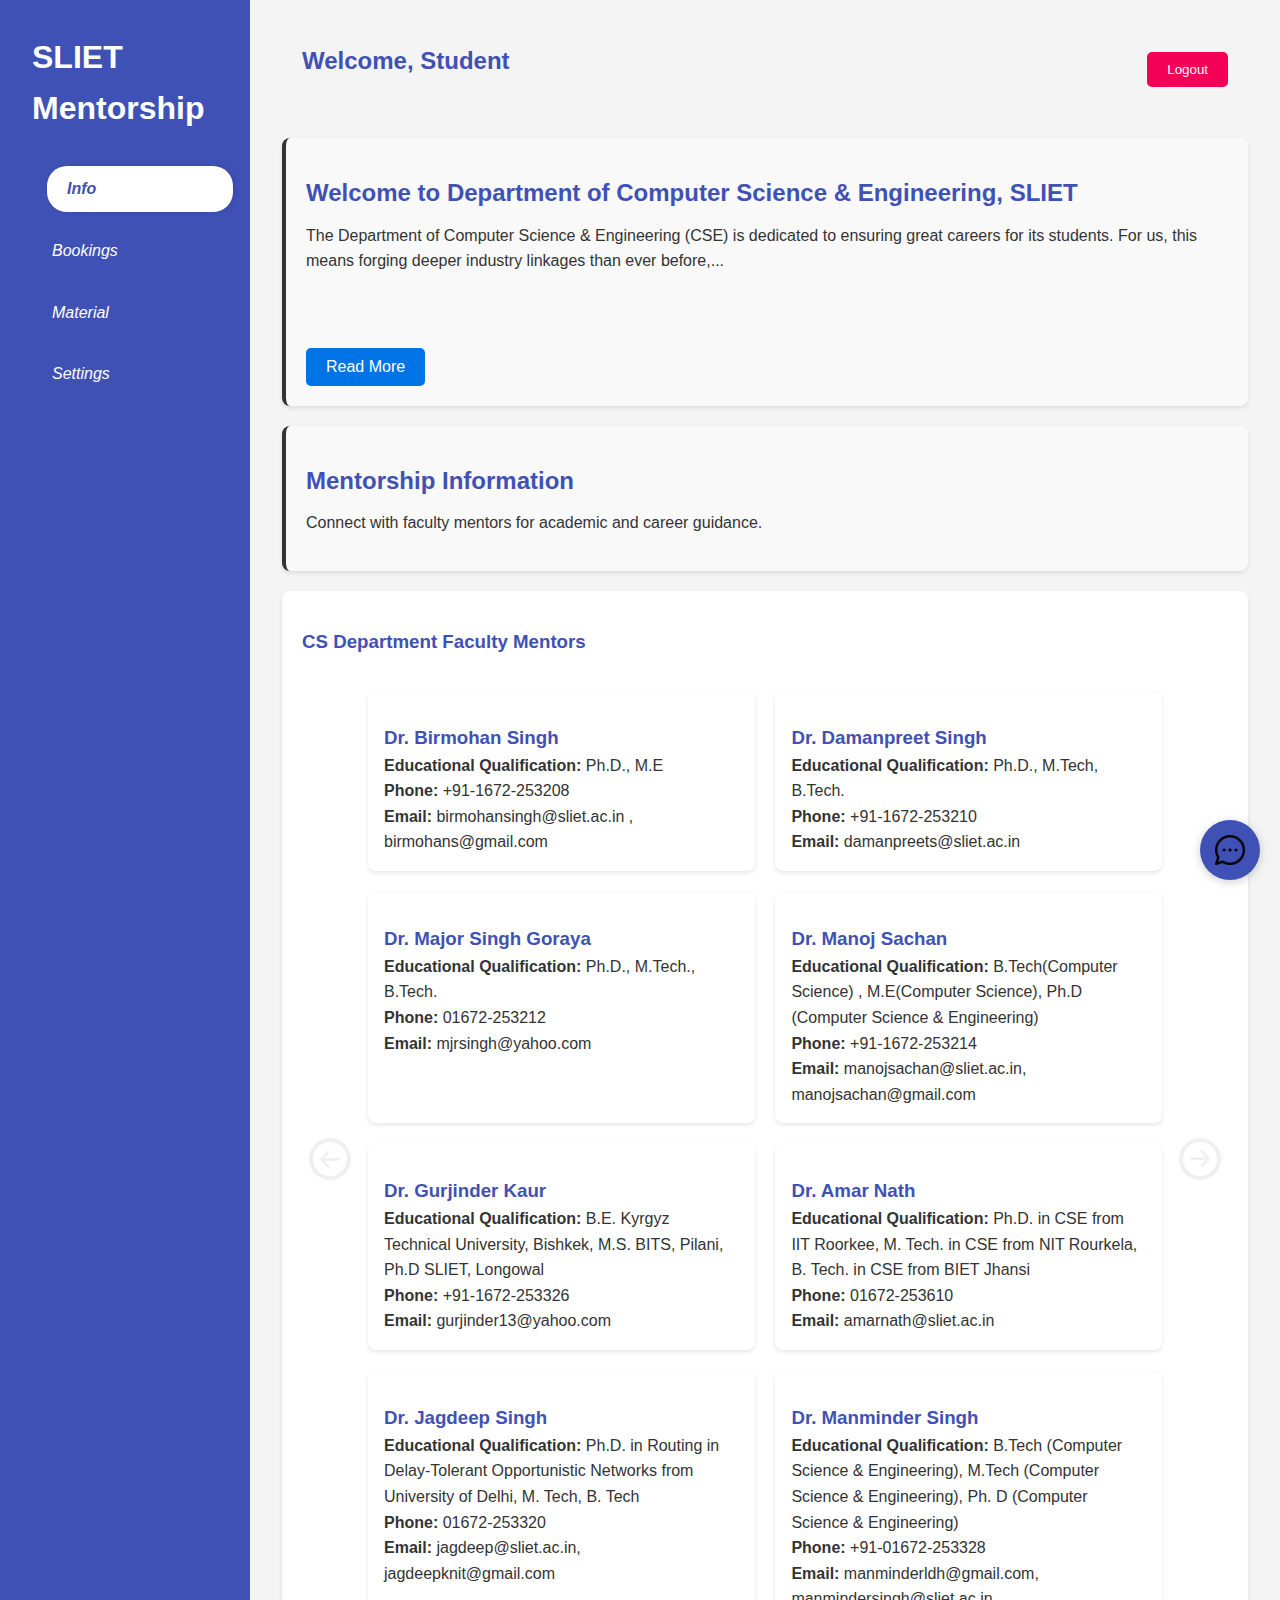
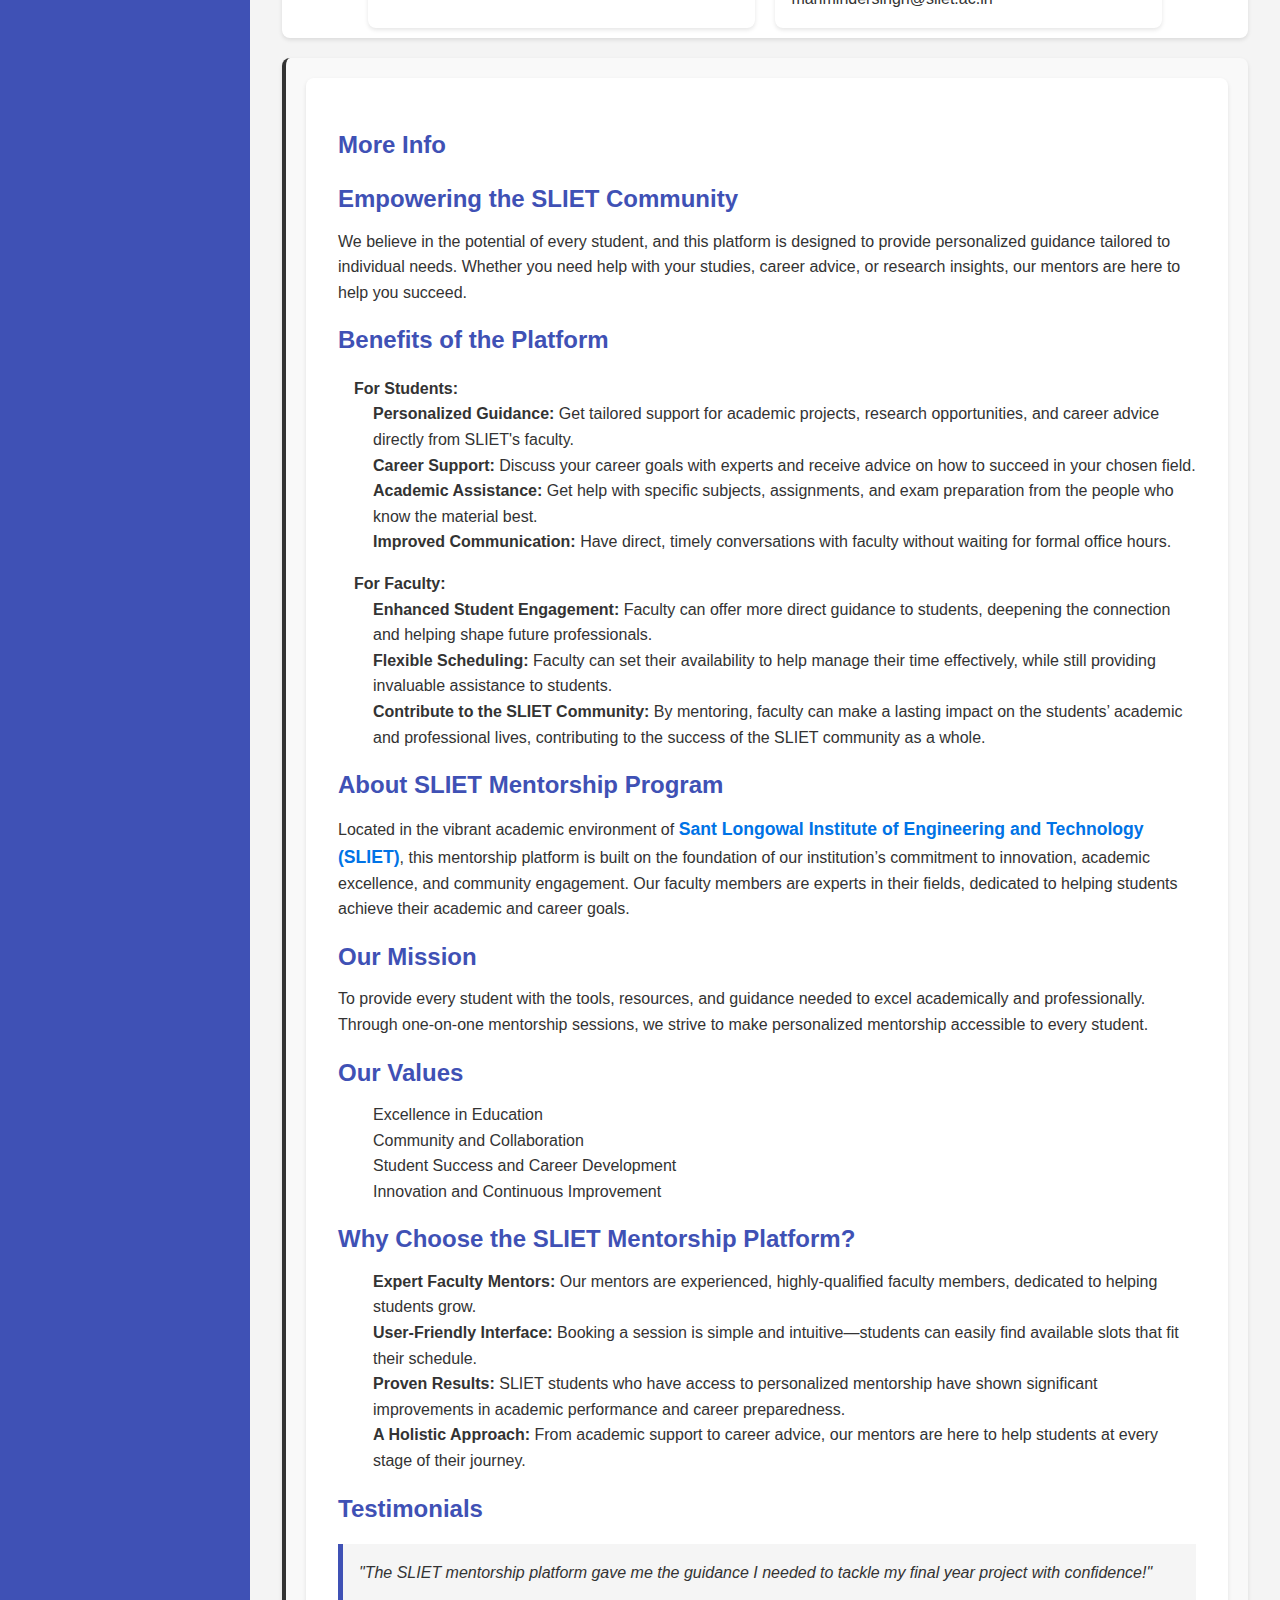
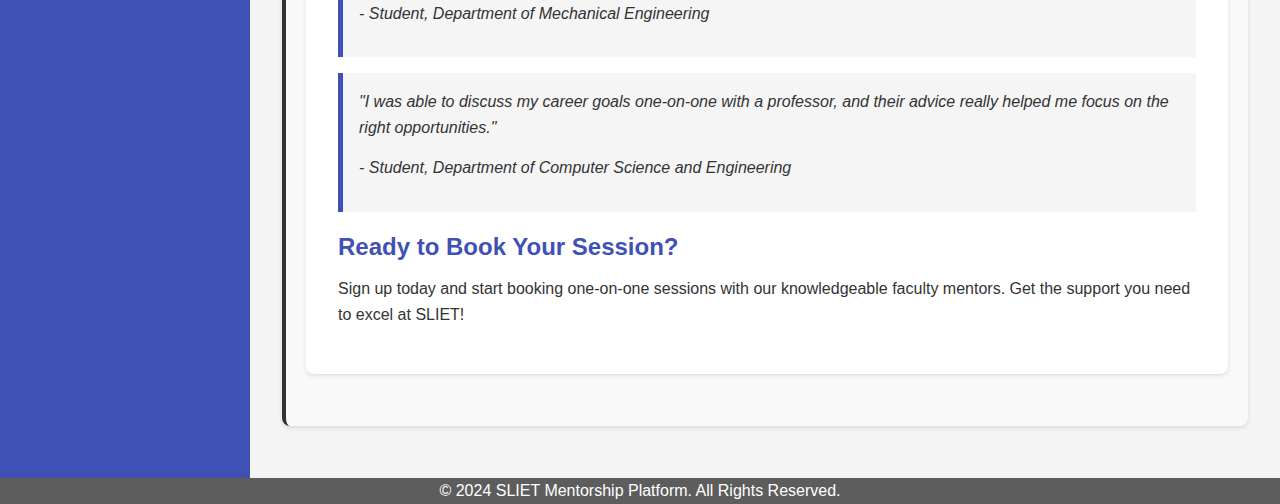
<file: index.html>
<!DOCTYPE html>
<html lang="en">
  <head>
    <meta charset="UTF-8" />
    <meta name="viewport" content="width=device-width, initial-scale=1.0" />
    <title>SLIET Mentorship Platform</title>
    <link rel="stylesheet" href="style.css">
    <base href="https://denzilserrao.github.io/tech-NO-logik/index.html">
  </head>
  <body>
    <div id="app">
      <aside class="sidebar">
        <h1>SLIET Mentorship</h1>
        <nav>
          <ul>
            <li><a href="index.html" class="active">Info</a></li>
            <li><a href="booking.html" id="booking-link">Bookings</a></li>
            <li><a href="material.html">Material</a></li>
            <li><a href="settings.html">Settings</a></li>
          </ul>
        </nav>
      </aside>

      <main>
        <header class="header">
          <h2 class="welcome">Welcome, Student</h2>
          <button id="logout-button">Logout</button>
        </header>        

        <section id="info">
          <h3>Welcome to Department of Computer Science & Engineering, SLIET</h3>
          <p id="info-content" class="collapsed"></p>
          <button id="toggle-info-btn">Read More</button>
        </section>

        <section id="info">
          <h3>Mentorship Information</h3>
          <p>Connect with faculty mentors for academic and career guidance.</p>
        </section>

        <section id="mentors">
          <h3 class="mentor-title">CS Department Faculty Mentors</h3>
          <div class="mentor-content">
            <button class="button" id="left-arrow">
              <div class="button-box">
                <span class="button-elem" style="transform: rotate(180deg);">
                  <svg viewBox="0 0 46 40" xmlns="http://www.w3.org/2000/svg">
                    <path
                      d="M46 20.038c0-.7-.3-1.5-.8-2.1l-16-17c-1.1-1-3.2-1.4-4.4-.3-1.2 1.1-1.2 3.3 0 4.4l11.3 11.9H3c-1.7 0-3 1.3-3 3s1.3 3 3 3h33.1l-11.3 11.9c-1 1-1.2 3.3 0 4.4 1.2 1.1 3.3.8 4.4-.3l16-17c.5-.5.8-1.1.8-1.9z"
                    ></path>
                  </svg>
                </span>
              </div>
            </button>
        
            <!-- Mentor List Container -->
            <div id="mentor-list"></div>
        
            <button class="button" id="right-arrow">
              <div class="button-box">
                <span class="button-elem" style="margin: 19px 18px 0 18px;">
                  <svg viewBox="0 0 46 40" xmlns="http://www.w3.org/2000/svg">
                    <path
                      d="M46 20.038c0-.7-.3-1.5-.8-2.1l-16-17c-1.1-1-3.2-1.4-4.4-.3-1.2 1.1-1.2 3.3 0 4.4l11.3 11.9H3c-1.7 0-3 1.3-3 3s1.3 3 3 3h33.1l-11.3 11.9c-1 1-1.2 3.3 0 4.4 1.2 1.1 3.3.8 4.4-.3l16-17c.5-.5.8-1.1.8-1.9z"
                    ></path>
                  </svg>
                </span>
              </div>
            </button>
          </div>
        </section>
        <section id="info">
        <section class="more-info">
          <h2>More Info</h2>
          <h3>Empowering the SLIET Community</h3>
          <p>We believe in the potential of every student, and this platform is designed to provide personalized guidance tailored to individual needs. Whether you need help with your studies, career advice, or research insights, our mentors are here to help you succeed.</p>
          <h3>Benefits of the Platform</h3>
          <h4>For Students:</h4>
          <ul>
              <li><strong>Personalized Guidance:</strong> Get tailored support for academic projects, research opportunities, and career advice directly from SLIET's faculty.</li>
              <li><strong>Career Support:</strong> Discuss your career goals with experts and receive advice on how to succeed in your chosen field.</li>
              <li><strong>Academic Assistance:</strong> Get help with specific subjects, assignments, and exam preparation from the people who know the material best.</li>
              <li><strong>Improved Communication:</strong> Have direct, timely conversations with faculty without waiting for formal office hours.</li>
          </ul>
          <h4>For Faculty:</h4>
          <ul>
              <li><strong>Enhanced Student Engagement:</strong> Faculty can offer more direct guidance to students, deepening the connection and helping shape future professionals.</li>
              <li><strong>Flexible Scheduling:</strong> Faculty can set their availability to help manage their time effectively, while still providing invaluable assistance to students.</li>
              <li><strong>Contribute to the SLIET Community:</strong> By mentoring, faculty can make a lasting impact on the students’ academic and professional lives, contributing to the success of the SLIET community as a whole.</li>
          </ul>
  
          <h3>About SLIET Mentorship Program</h3>
          <p>Located in the vibrant academic environment of <strong>Sant Longowal Institute of Engineering and Technology (SLIET)</strong>, this mentorship platform is built on the foundation of our institution’s commitment to innovation, academic excellence, and community engagement. Our faculty members are experts in their fields, dedicated to helping students achieve their academic and career goals.</p>
  
          <h3>Our Mission</h3>
          <p>To provide every student with the tools, resources, and guidance needed to excel academically and professionally. Through one-on-one mentorship sessions, we strive to make personalized mentorship accessible to every student.</p>
  
          <h3>Our Values</h3>
          <ul>
              <li>Excellence in Education</li>
              <li>Community and Collaboration</li>
              <li>Student Success and Career Development</li>
              <li>Innovation and Continuous Improvement</li>
          </ul>
  
          <h3>Why Choose the SLIET Mentorship Platform?</h3>
          <ul>
              <li><strong>Expert Faculty Mentors:</strong> Our mentors are experienced, highly-qualified faculty members, dedicated to helping students grow.</li>
              <li><strong>User-Friendly Interface:</strong> Booking a session is simple and intuitive—students can easily find available slots that fit their schedule.</li>
              <li><strong>Proven Results:</strong> SLIET students who have access to personalized mentorship have shown significant improvements in academic performance and career preparedness.</li>
              <li><strong>A Holistic Approach:</strong> From academic support to career advice, our mentors are here to help students at every stage of their journey.</li>
          </ul>
  
          <h3>Testimonials</h3>
          <blockquote>
              <p>"The SLIET mentorship platform gave me the guidance I needed to tackle my final year project with confidence!"</p>
              <p>- Student, Department of Mechanical Engineering</p>
          </blockquote>
          <blockquote>
              <p>"I was able to discuss my career goals one-on-one with a professor, and their advice really helped me focus on the right opportunities."</p>
              <p>- Student, Department of Computer Science and Engineering</p>
          </blockquote>
          
          <h3>Ready to Book Your Session?</h3>
          <p>Sign up today and start booking one-on-one sessions with our knowledgeable faculty mentors. Get the support you need to excel at SLIET!</p>
        </section>
      </section>
      </main>

      <div id="chat-icon">
        <img src="messenger.png" alt="Chat Icon" style="width: 30px; height: 30px;">
        <i class="fas fa-comments"></i>
    </div>    

      <div id="chat-interface" class="hidden">
        <div id="chat-header">
          <h3>Chat with Mentor</h3>
          <button id="close-chat"><i class="fas fa-times"></i></button>
        </div>
        <div id="chat-messages"></div>
        <form id="chat-form">
          <input type="text" id="chat-input" placeholder="Type your message..." required>
          <button type="submit"><i class="fas fa-paper-plane"></i></button>
        </form>
      </div>
      <div id="login-modal" class="modal">
        <div class="modal-content">
            <span class="close-button" id="close-modal">&times;</span>
            <h2>Login</h2>
            <form id="login-form">
                <label for="username">Username:</label>
                <input type="text" id="username" required>
                <label for="password">Password:</label>
                <input type="password" id="password" required>
                <button type="submit">Login</button>
            </form>
        </div>
    </div>
    </div>
    <footer>
      <p>&copy; 2024 SLIET Mentorship Platform. All Rights Reserved.</p>
  </footer>
  <script type="module" src="script.js"></script>
  </body>
</html>
</file>
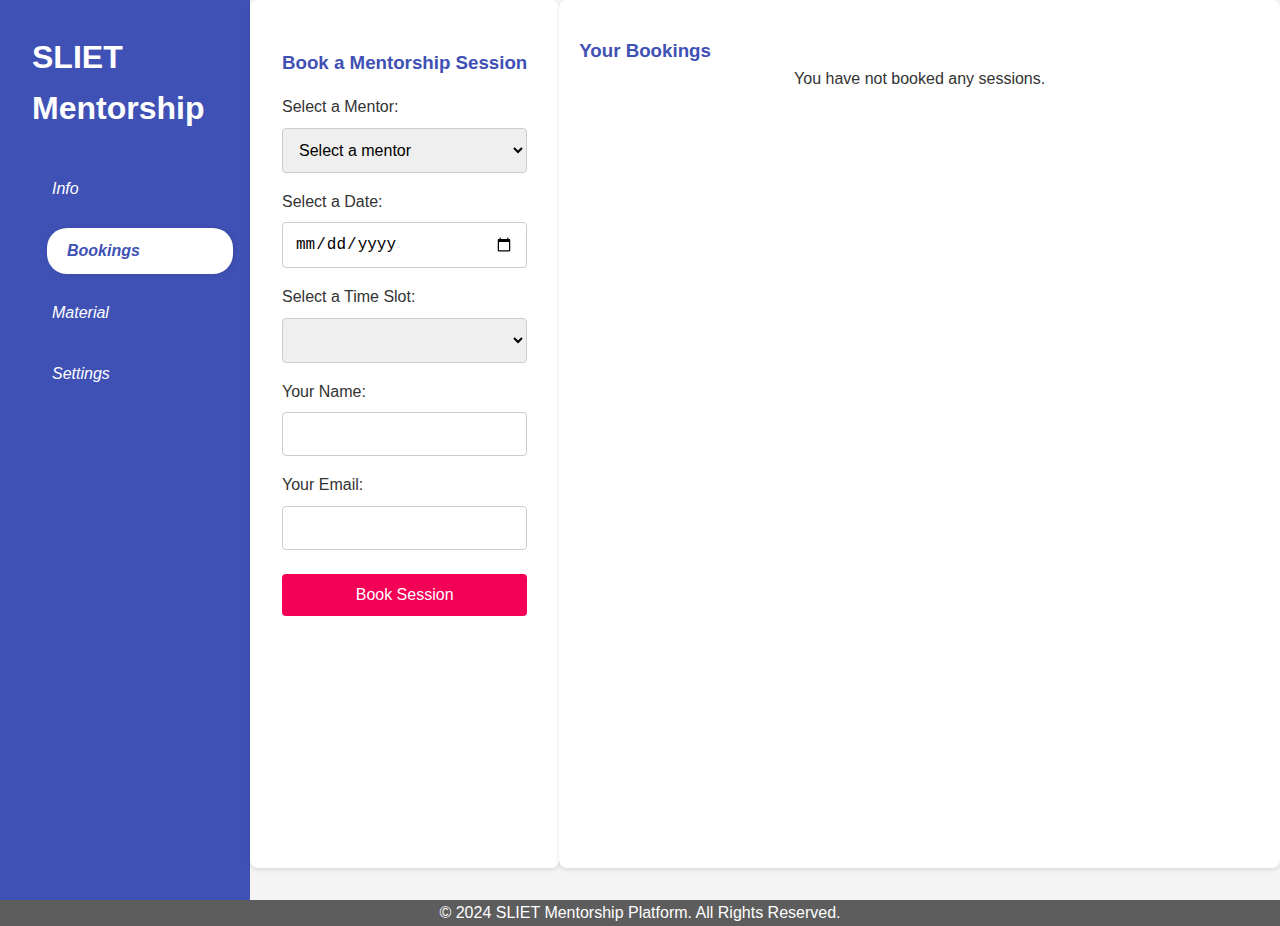
<file: booking.html>
<!DOCTYPE html>
<html lang="en">
    <head>
        <meta charset="UTF-8" />
        <meta name="viewport" content="width=device-width, initial-scale=1.0" />
        <title>SLIET Mentorship Platform</title>
        <link rel="stylesheet" href="style.css">
      </head>
<body>
    <div id="app">
      <aside class="sidebar">
        <h1>SLIET Mentorship</h1>
        <nav>
          <ul>
            <li><a href="index.html">Info</a></li>
            <li><a href="booking.html" class="active">Bookings</a></li>
            <li><a href="material.html">Material</a></li>
            <li><a href="settings.html">Settings</a></li>
          </ul>
          </nav>
      </aside>
    <section id="booking">
        <h3>Book a Mentorship Session</h3>
        <form id="booking-form">
          <label for="mentor-select">Select a Mentor:</label>
          <select id="mentor-select" required></select>

          <label for="date-select">Select a Date:</label>
          <input type="date" id="date-select" required>

          <label for="time-select">Select a Time Slot:</label>
          <select id="time-select" required></select>

          <label for="student-name">Your Name:</label>
          <input type="text" id="student-name" required>

          <label for="student-email">Your Email:</label>
          <input type="email" id="student-email" required>

          <button type="submit">Book Session</button>
        </form>
    </section>
    <section class="booking">
        <h3 class="info">Your Bookings</h3>
        <div id="booking-cards"></div> 
    </section>  
</div>
<footer>
  <p>&copy; 2024 SLIET Mentorship Platform. All Rights Reserved.</p>
</footer>
    <script type="module" src="script.js"></script>
</body>
</html>
</file>
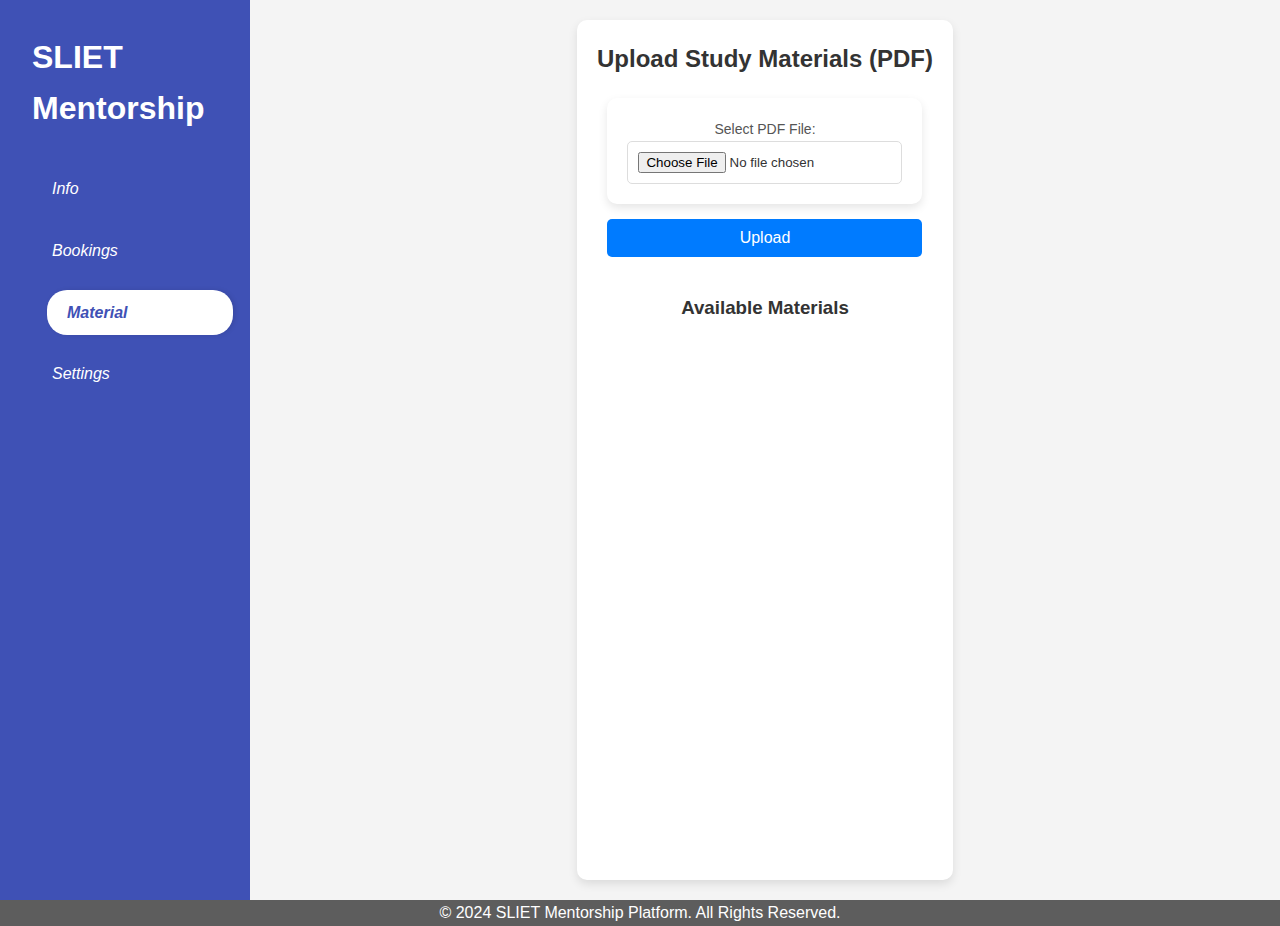
<file: material.html>
<!DOCTYPE html>
<html lang="en">
<head>
  <meta charset="UTF-8">
  <meta name="viewport" content="width=device-width, initial-scale=1.0">
  <title>SLIET Mentorship Platform</title>
  <link rel="stylesheet" href="style.css">
</head>
<body>
    <div id="app">
        <aside class="sidebar">
            <h1>SLIET Mentorship</h1>
            <nav>
            <ul>
                <li><a href="index.html">Info</a></li>
                <li><a href="booking.html">Bookings</a></li>
                <li><a href="material.html" class="active">Material</a></li>
                <li><a href="settings.html">Settings</a></li>
            </ul>
            </nav>
        </aside>
        <div class="material-container">
            <h2>Upload Study Materials (PDF)</h2>
            <form id="uploadForm" enctype="multipart/form-data">
            <div class="material-container input-group">
                <label for="fileInput">Select PDF File:</label>
                <input type="file" id="fileInput" accept="application/pdf" required>
            </div>
            <button type="submit">Upload</button>
            </form>

            <div class="material-list">
            <h3>Available Materials</h3>
            <ul id="materials">
                <!-- Dynamically added PDFs will appear here -->
            </ul>
            </div>
        </div>
    </div>
    <footer>
        <p>&copy; 2024 SLIET Mentorship Platform. All Rights Reserved.</p>
    </footer>
  <script src="script.js"></script>
</body>
</html>
</file>
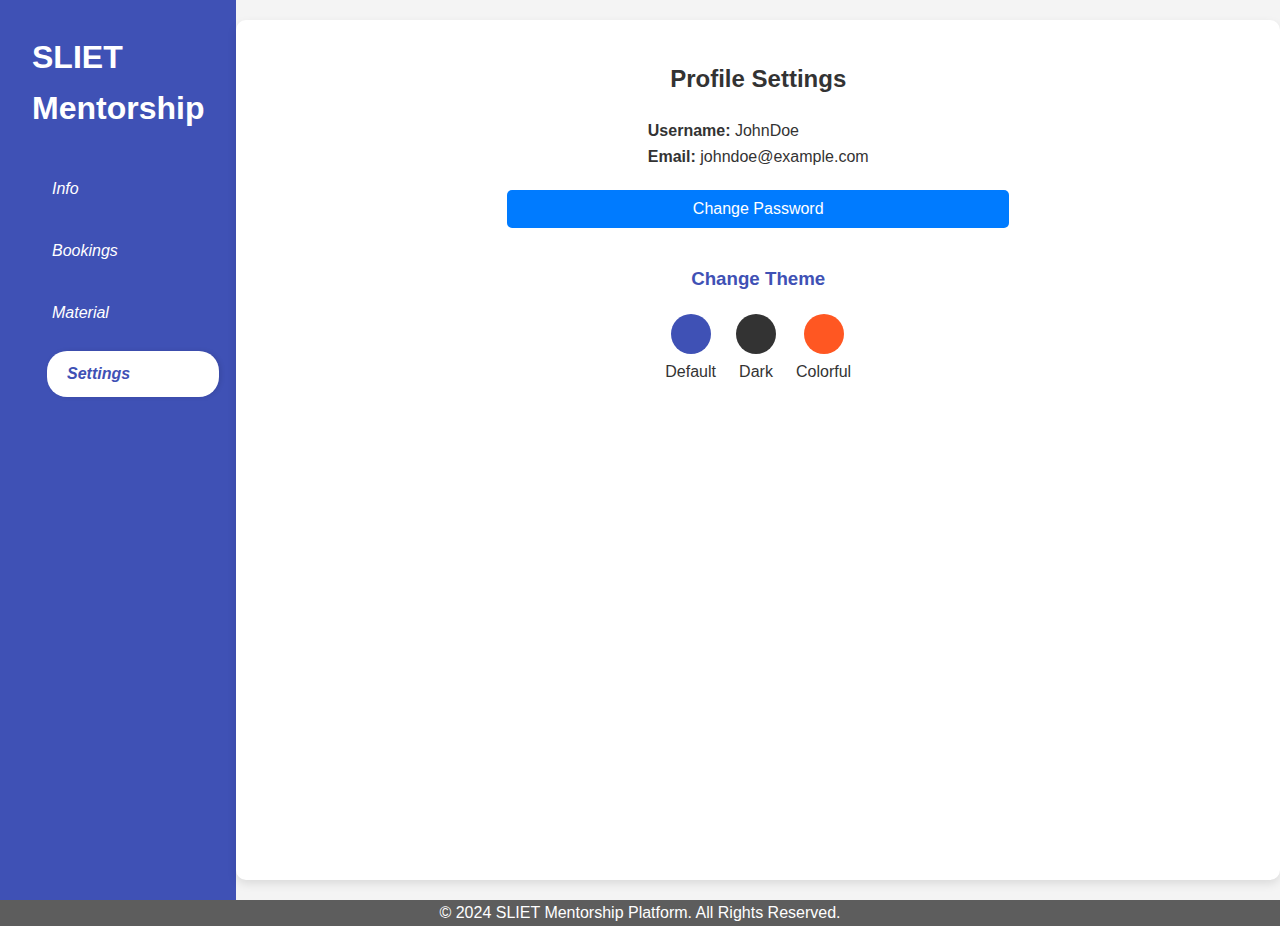
<file: settings.html>
<!DOCTYPE html>
<html lang="en">
    <head>
        <meta charset="UTF-8" />
        <meta name="viewport" content="width=device-width, initial-scale=1.0" />
        <title>SLIET Mentorship Platform</title>
        <link rel="stylesheet" href="style.css">
      </head>
<body>
    <div id="app">
            <aside class="sidebar">
            <h1>SLIET Mentorship</h1>
            <nav>
              <ul>
                <li><a href="index.html">Info</a></li>
                <li><a href="booking.html">Bookings</a></li>
                <li><a href="material.html">Material</a></li>
                <li><a href="settings.html" class="active">Settings</a></li>
              </ul>
            </nav>
          </aside>
          <div class="settings-container">
            <h2>Profile Settings</h2>
            <div class="settings-profile-details">
                <p><strong>Username:</strong> <span id="usernameDisplay">JohnDoe</span></p>
                <p><strong>Email:</strong> <span id="emailDisplay">johndoe@example.com</span></p>
            </div>
        
            <button id="changePasswordButton" class="settings-button">Change Password</button>
        
            <h3>Change Theme</h3>
            <div class="settings-theme-options">
                <div class="settings-theme" data-theme="default">
                    <div class="theme-icon" style="background-color: #3f51b5;"></div>
                    <p>Default</p>
                </div>
                <div class="settings-theme" data-theme="dark">
                    <div class="theme-icon" style="background-color: #333333;"></div>
                    <p>Dark</p>
                </div>
                <div class="settings-theme" data-theme="colorful">
                    <div class="theme-icon" style="background-color: #ff5722;"></div>
                    <p>Colorful</p>
                </div>
            </div>
        </div>
        
    </div>
    <footer>
        <p>&copy; 2024 SLIET Mentorship Platform. All Rights Reserved.</p>
    </footer>
  <script src="script.js"></script>
</body>
</html>
</file>
<file: style.css>
:root {
  --primary-color: #3f51b5;
  --secondary-color: #f50057;
  --background-color: #f5f5f5;
  --text-color: #333;
  --sidebar-width: 250px;
}

* {
  box-sizing: border-box;
  margin: 0;
  padding: 0;
}

body {
  font-family: 'Segoe UI', Tahoma, Geneva, Verdana, sans-serif;
  line-height: 1.6;
  color: var(--text-color);
  background-color: var(--background-color);
}

#app {
  display: flex;
  min-height: 100vh;
}

/* Modal Background */
/* Modal Background */
.modal {
  display: none; /* Hidden by default */
  position: fixed;
  z-index: 1;
  left: 0;
  top: 0;
  width: 100%;
  height: 100%;
  overflow: auto;
  background-color: rgba(0, 0, 0, 0.4); /* Black with opacity */
}

/* Modal Content */
.modal-content {
  background-color: #fff;
  margin: 10% auto;
  padding: 0;
  border-radius: 4px;
  width: 500px;
  max-width: 80%; 
  box-shadow: 0 2px 25px rgba(0, 0, 0, 0.2);
}

.modal-content h2 {
  font-weight: 300;
  text-align: center;
  margin: 0;
  padding-top: 20px;
  padding-left: 20px;
}

/* Close Button */
.close-button {
  color: #aaa;
  float: right;
  font-size: 28px;
  font-weight: bold;
  padding-right: 10px;
  cursor: pointer;
}

.close-button:hover,
.close-button:focus {
  color: #000;
  text-decoration: none;
  cursor: pointer;
}

/* Login Form */
#login-form {
  padding: 35px;
  text-align: center;
}

/* Input Fields */
#login-form input[type="text"],
#login-form input[type="password"] {
  font-size: 15px;
  width: 100%;
  padding: 10px;
  margin-bottom: 20px;
  border: none;
  border-bottom: 1px solid #747474;
  outline: none;
  transition: all .2s;
}

/* Action Buttons */
#login-form button[type="submit"] {
  width: 100%;
  padding: 18px;
  background: #2d3b55;
  color: #fff;
  text-transform: uppercase;
  border: none;
  border-radius: 4px;
  cursor: pointer;
  font-family: 'Rubik', sans-serif;
  transition: all .3s;
}

/* Responsive Styles */
@media (max-width: 650px) {
  .modal-content {
    width: 90%;
  }

  #login-form h2 {
    font-size: 12px; 
  }

  #login-form input[type="text"],
  #login-form input[type="password"] {
    font-size: 13px; 
    padding: 5px;
  }

  #login-form button[type="submit"] {
    padding: 10px; 
    font-size: 15px; 
  }
}


#login-form button[type="submit"]:hover {
  background: #3c4d6d;
}


#logout-button {
  background-color: #f50057;
  color: white;
  border: none;
  padding: 10px 20px;
  cursor: pointer;
  border-radius: 5px;
}

#logout-button:hover {
  background-color: #c51162;
}


.sidebar {
  width: var(--sidebar-width);
  background-color: var(--primary-color);
  color: white;
  padding: 2rem;
  transition: transform 0.3s ease; /* Keep transition for larger screens */
}

.sidebar h1 {
  margin-bottom: 2rem;
}

.sidebar nav ul {
  list-style-type: none;
  padding: 0; 
}

.sidebar nav ul li {
  margin-bottom: 1rem;
}

.sidebar nav ul li a {
  display: block;
  font-style: oblique;
  padding: 10px 20px;
  color: #fff;
  text-decoration: none;
  transition: all 0.3s ease; /* Keep transition for larger screens */
  border-radius: 20px;
}

.sidebar nav ul li a:hover,
.sidebar nav ul li a.active {
  color: var(--primary-color);
  font-weight: bold;
  background-color: #fff;
  transform: translateX(15px); /* Keep transition effect for larger screens */
  box-shadow: 2px 0 5px rgba(0, 0, 0, 0.1);
}

/* Responsive Styles */
@media (max-width: 768px) {
  .sidebar nav ul li a:hover,
  .sidebar nav ul li a.active {
    transform: none; /* Remove right transition for mobile devices */
  }

  .sidebar {
    padding: 1rem;
  }
}

main {
  flex: 1;
  padding: 2rem;
  overflow-y: auto;
}

.header {
  display: flex;
  justify-content: space-between; 
  align-items: center;
  padding: 10px 20px;
  margin-bottom: 2rem;
}

.welcome {
  color: var(--primary-color);
  margin-bottom: 1rem;
  flex-grow: 1;
}

.more-info {
  background-color: white;
  border-radius: 8px;
  box-shadow: 0 2px 4px rgba(0, 0, 0, 0.1);
}

.more-info h2, h3 {
  color: var(--primary-color);
  margin-top: 1rem;
}

.more-info h4 {
  margin-top: 1rem;
  padding-left: 1rem;
}

.more-info ul {
  list-style-type: none;
  padding-left: 35px;
}

blockquote {
  background-color: var(--background-color);
  border-left: 5px solid var(--primary-color);
  padding: 1rem;
  margin: 1rem 0;
  font-style: italic;
}

section {
  background-color: white;
  border-radius: 8px;
  box-shadow: 0 2px 4px rgba(0, 0, 0, 0.1);
  padding: 2rem;
  margin-bottom: 2rem;
}

#mentors {
  margin: 0 auto;
  padding: 20px 20px 0 20px;
}

.mentor-content {
  display: flex;
  align-items: center;
  justify-content: space-between;
  position: relative;
}

#mentor-list {
  display: grid;
  grid-template-columns: repeat(auto-fill, minmax(350px, 1fr));
  gap: 1.3rem;
  flex-grow: 1; 
  padding: 10px;
  overflow: hidden;
}

.mentor-title {
  padding-bottom: 1.5rem;
}

.mentor-card {
  background-color: white;
  border-radius: 8px;
  box-shadow: 0 2px 4px rgba(0, 0, 0, 0.1);
  padding: 1rem;
  transition: transform 0.3s ease;
}

.mentor-card:hover {
  transform: translateY(-5px);
}

.button {
  display: flex; 
  align-items: center; 
  justify-content: center; 
  position: relative;
  width: 100vw; 
  max-width: 56px; 
  height: 10vw; 
  max-height: 56px; 
  margin: 0;
  overflow: hidden;
  outline: none;
  background-color: transparent;
  cursor: pointer;
  border: 0;
  border-radius: 50%;
  box-sizing: border-box; 
}

.button:before,
.button:after {
  content: "";
  position: absolute;
  border-radius: 50%;
  inset: 7px;
}

.button:before {
  border: 4px solid #f0eeef;
}

.button:after {
  border: 4px solid var(--primary-color);
  transform: scale(1.3);
  transition: opacity 0.4s cubic-bezier(0.165, 0.84, 0.44, 1),
  transform 0.5s cubic-bezier(0.25, 0.46, 0.45, 0.94);
  opacity: 0;
}

.button:hover:before{
  opacity: 0;
  transform: scale(0.7);
  transition: opacity 0.4s cubic-bezier(0.165, 0.84, 0.44, 1),
    transform 0.5s cubic-bezier(0.25, 0.46, 0.45, 0.94);
}

.button:hover:after {
  opacity: 1;
  transform: scale(1);
  transition: opacity 0.4s cubic-bezier(0.77, 0, 0.175, 1) 80ms,
    transform 0.5s cubic-bezier(0.455, 0.03, 0.515, 0.955) 80ms;
}

.button-box {
  display: flex;
  position: absolute;
  top: 0;
}

.button-elem {
  display: block;
  width: 20px;
  height: 20px;
  margin: 17px 18px 0 18px;
  fill: #f0eeef;
  transition: fill 0.6s;
}

.button:hover .button-elem {
  fill: var(--primary-color); 
}

@media (max-width: 600px) {
  .button {
    width: 48px; 
    height: 48px; 
  }

  .button-elem {
    width: 18px; 
    height: 18px;
  }
}

#booking-form {
  display: flex;
  flex-direction: column;
  max-width: 400px;
}

#booking-form label {
  margin-top: 1rem;
}

#booking-form input,
#booking-form select,
#booking-form button {
  margin-top: 0.5rem;
  padding: 0.75rem;
  border: 1px solid #ccc;
  border-radius: 4px;
  font-size: 1rem;
}

#booking-form button {
  background-color: var(--secondary-color);
  color: white;
  cursor: pointer;
  border: none;
  margin-top: 1.5rem;
  transition: background-color 0.3s ease;
}

#booking-form button:hover {
  background-color: #d50000;
}

.booking{
  flex: 1; /* Allows the .more-info section to take up the remaining space */
  padding: 20px;
  overflow: auto; /* Ensures content is scrollable if it exceeds the viewport */
}

.booking-card {
  width: 100%;
  border: 1px solid var(--primary-color);
  border-radius: 5px;
  padding: 10px;
  margin: 10px 0;
  background-color: #f5f5f5;
}

#chat-icon {
  position: fixed;
  bottom: 20px;
  right: 20px;
  background-color: var(--primary-color);
  color: white;
  width: 60px;
  height: 60px;
  border-radius: 50%;
  display: flex;
  justify-content: center;
  align-items: center;
  cursor: pointer;
  box-shadow: 0 2px 10px rgba(0, 0, 0, 0.2);
  transition: background-color 0.3s ease;
}

#chat-icon:hover {
  background-color: var(--secondary-color);
}

#chat-interface {
  position: fixed;
  bottom: 90px;
  right: 20px;
  width: 300px;
  height: 400px;
  background-color: white;
  border-radius: 8px;
  box-shadow: 0 2px 10px rgba(0, 0, 0, 0.2);
  display: flex;
  flex-direction: column;
  transition: transform 0.3s ease, opacity 0.3s ease;
}

#chat-interface.hidden {
  transform: translateY(20px);
  opacity: 0;
  pointer-events: none;
}

#chat-header {
  background-color: var(--primary-color);
  color: rgb(246, 246, 246);
  padding: 1rem;
  border-top-left-radius: 8px;
  border-top-right-radius: 8px;
  display: flex;
  justify-content: space-between;
  align-items: center;
}

#chat-header h3 {
  margin: 0;
  color: white;
}

#close-chat {
  background: none;
  border: none;
  color: white;
  cursor: pointer;
  font-size: 1.2rem;
}

#chat-messages {
  flex: 1;
  overflow-y: auto;
  padding: 1rem;
}

.chat-bubble {
  max-width: 80%;
  padding: 0.5rem 1rem;
  border-radius: 20px;
  margin-bottom: 0.5rem;
  animation: bubble-in 0.3s ease-out;
}

.chat-bubble.user {
  background-color: var(--primary-color);
  color: white;
  align-self: flex-end;
  margin-left: auto;
}

@keyframes bubble-in {
  0% {
    transform: scale(0);
  }
  100% {
    transform: scale(1);
  }
}

#chat-form {
  display: flex;
  padding: 1rem;
}

#chat-input {
  flex: 1;
  padding: 0.5rem;
  border: 1px solid #ccc;
  border-radius: 20px;
  margin-right: 0.5rem;
}

#chat-form button {
  background-color: var(--secondary-color);
  color: white;
  border: none;
  border-radius: 50%;
  width: 40px;
  height: 40px;
  cursor: pointer;
  transition: background-color 0.3s ease;
}

#chat-form button:hover {
  background-color: #d50000;
}

#info {
  background-color: #f9f9f9;
  border-left: 4px solid var(--text-color);
  padding: 20px;
  margin: 20px 0;
  border-radius: 8px;
}

#info h3 {
  color: var(--primary-color);
  font-family: "Arial", sans-serif;
  font-size: 1.5rem;
  margin-bottom: 10px;
}

#info p {
  color: #333;
  font-family: "Arial", sans-serif;
  line-height: 1.6;
  margin-bottom: 15px;
}

#info p strong {
  font-weight: bold;
  font-size: 1.1rem;
  color: #0073e6;
}

@media (max-width: 768px) {
  #app {
    flex-direction: column;
  }

  .sidebar {
    width: 100%;
    padding: 1rem;
  }

  .sidebar nav ul {
    display: flex;
    justify-content: space-between;
  }

  .sidebar nav ul li {
    margin-bottom: 0;
  }

  main {
    padding: 1rem;
  }

  #chat-interface {
    width: calc(100% - 40px);
    height: 50vh;
    bottom: 80px;
  }
}

.collapsed {
  height: 100px;
  overflow: hidden;
  transition: height 0.3s ease-in-out;
}

.expanded {
  height: auto;
}

/* Style for the toggle button */
#toggle-info-btn {
  background-color: #0073e6;
  color: white;
  border: none;
  padding: 10px 20px;
  cursor: pointer;
  font-size: 1rem;
  border-radius: 5px;
  margin-top: 10px;
}

#toggle-info-btn:hover {
  background-color: #005bb5;
}

.material-container {
  display: flex;
  align-items: center;
  background-color: white;
  border-radius: 10px;
  padding: 20px;
  max-width: 600px;
  margin: 20px auto;
  box-shadow: 0 4px 10px rgba(0, 0, 0, 0.1);
  flex-direction: column;
  flex-wrap: wrap;
  justify-content: top;
  align-content: center;
}

.material-container h2,
.material-container h3 {
  text-align: center;
  color: #333;
}

.material-container .input-group {
  margin-bottom: 15px;
  text-align: left;
}

.material-container label {
  font-size: 14px;
  color: #555;
}

.material-container input[type="file"] {
  width: 100%;
  padding: 10px;
  border: 1px solid #ddd;
  border-radius: 5px;
}

.material-container button {
  width: 100%;
  padding: 10px;
  background-color: #007bff;
  color: white;
  border: none;
  border-radius: 5px;
  font-size: 16px;
  cursor: pointer;
}

.material-container button:hover {
  background-color: #0056b3;
}

.material-list {
  margin-top: 20px;
}

.material-list #materials {
  list-style-type: none;
  padding: 0;
}

.material-list #materials li {
  background-color: #f9f9f9;
  padding: 10px;
  margin-bottom: 10px;
  border: 1px solid #ddd;
  border-radius: 5px;
}

.material-list #materials li a {
  color: #007bff;
  text-decoration: none;
}

.material-list #materials li a:hover {
  text-decoration: underline;
}

.settings-container {
    display: flex;
    width: 100%;
    background-color: white;
    border-radius: 10px;
    padding: 20px;
    margin: 20px auto;
    box-shadow: 0 4px 10px rgba(0, 0, 0, 0.1);
    flex-direction: column;
    align-items: center;
    flex-wrap: wrap;
}

.settings-container h2 {
  text-align: center;
  color: #333;
  margin: 20px;
}

.profile-details {
  margin-bottom: 20px;
  text-align: left;
}

.settings-button {
  width: 50%;
  padding: 10px;
  background-color: #007bff;
  color: white;
  border: none;
  border-radius: 5px;
  font-size: 16px;
  cursor: pointer;
  margin: 20px; 
}

.settings-button:hover {
  background-color: #0056b3;
}

.settings-theme-options {
  display: flex;
  gap: 20px;
  justify-content: center;
}

.settings-theme {
  display: flex;
  flex-direction: column;
  align-items: center;
  cursor: pointer; 
}

.theme-icon {
  width: 40px; 
  height: 40px; 
  border-radius: 50%; 
  margin-bottom: 5px; 
}

/* Theme Options */
.settings-theme-options {
  display: flex;
  justify-content: space-around;
  margin-top: 20px;
}

.settings-theme {
  text-align: center;
  cursor: pointer;
}

.settings-theme img {
  width: 50px;
  height: 50px;
  margin-bottom: 5px;
}

.settings-theme p {
  margin: 0;
}



footer {
  background-color: #333333c8;
  color: white;
  text-align: center;
}
</file>
